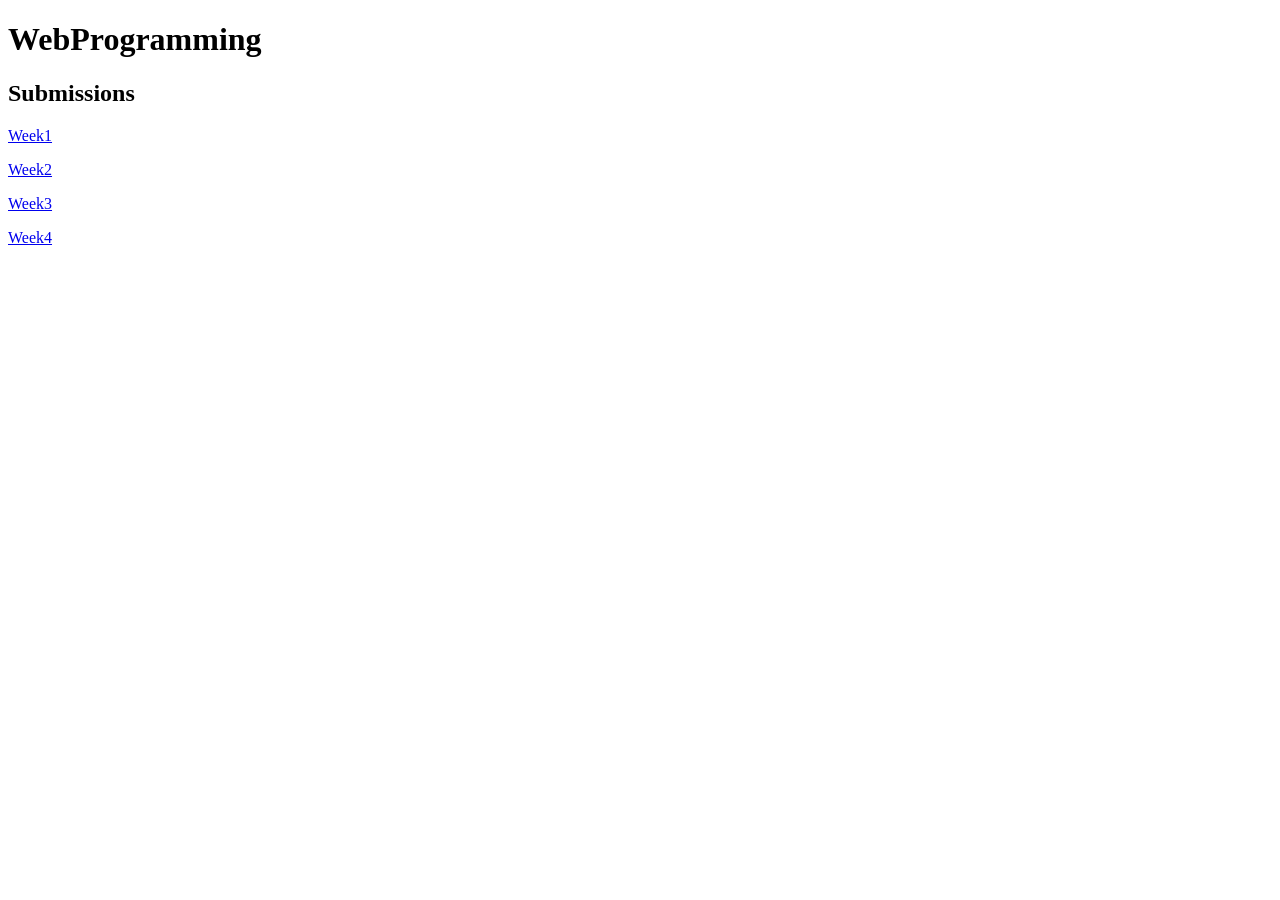
<file: index.html>
<!DOCTYPE html>
<html lang="en">
<head>
     <body>
          <header></header>
              <main>
                <h1> WebProgramming </h1>
                <h2> Submissions </h2>
                <p><a href="Week1/week1.html">Week1</a></p>
                <p><a href="Week2/week2.html">Week2</a></p>
                <p><a href="Week3/week3.html">Week3</a></p>
                <p><a href="Week4/week4.html">Week4</a></p>
              </main>

</body>
</html>
</file>
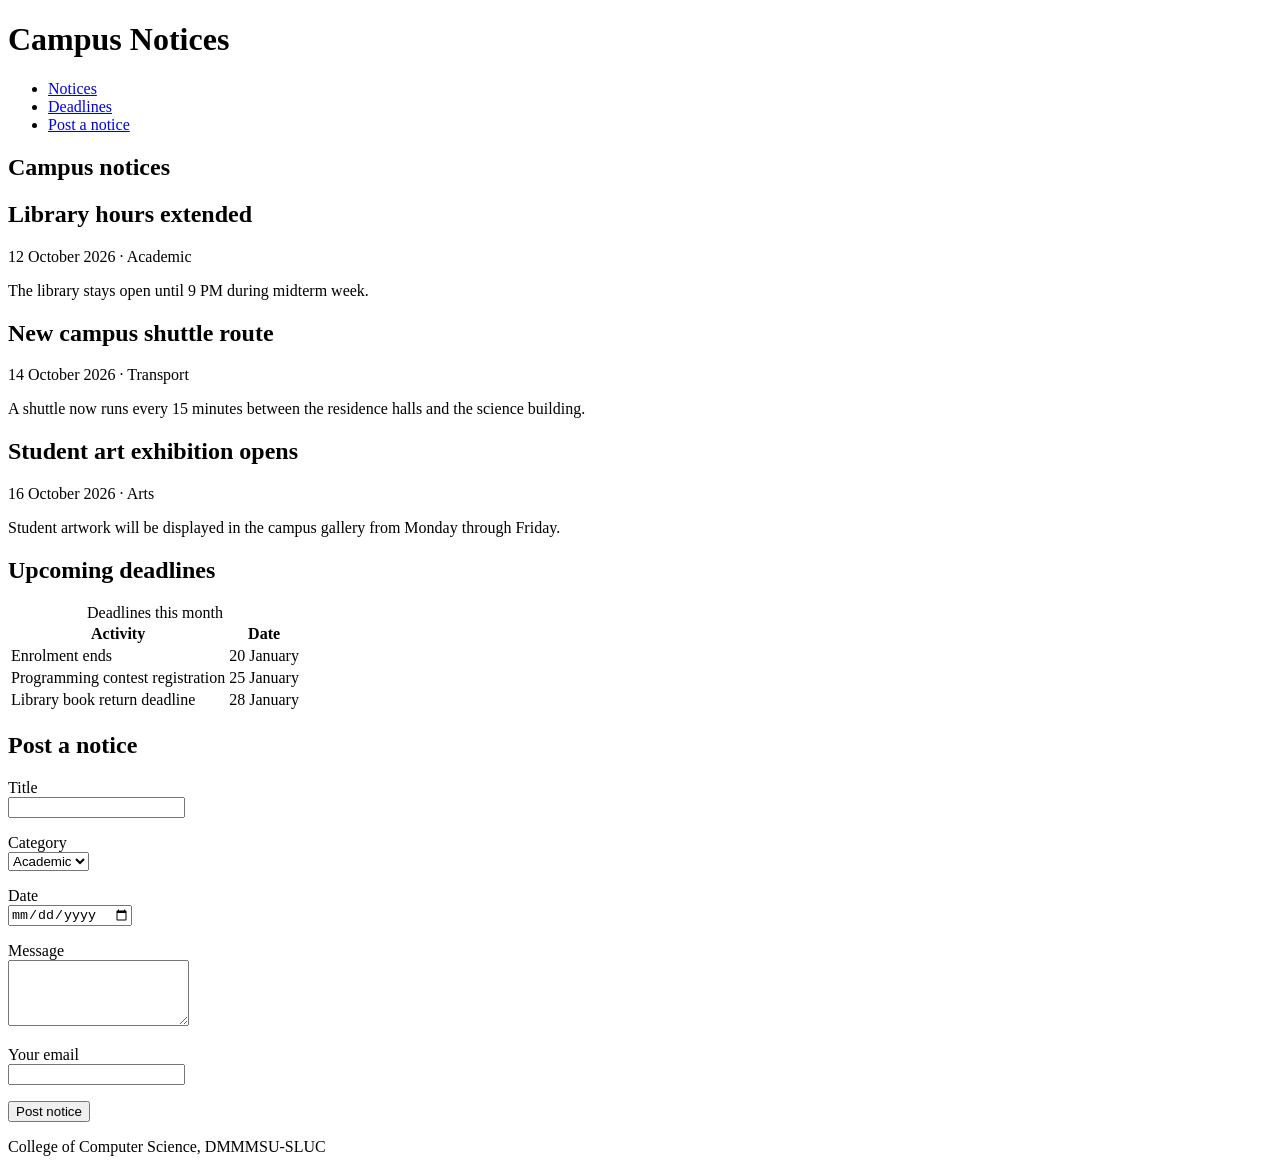
<file: campus-notices/index.html>
<!DOCTYPE html>
<html lang="en">
<head>
  <meta charset="utf-8">
  <meta name="viewport" content="width=device-width, initial-scale=1">
  <title>Campus Notices</title>
</head>
<body>
  <header>
    <h1>Campus Notices</h1>

    <nav aria-label="Main">
      <ul>
        <li><a href="#notices">Notices</a></li>
        <li><a href="#deadlines">Deadlines</a></li>
        <li><a href="#submit">Post a notice</a></li>
      </ul>
    </nav>
  </header>

  <main>
    <section id="notices">
      <h2>Campus notices</h2>

      <article class="notice">
        <h2>Library hours extended</h2>
        <p class="meta">
          <time datetime="2026-10-12">12 October 2026</time> · <span class="tag">Academic</span>
        </p>
        <p>The library stays open until 9 PM during midterm week.</p>
      </article>

      <article class="notice">
        <h2>New campus shuttle route</h2>
        <p class="meta">
          <time datetime="2026-10-14">14 October 2026</time> · <span class="tag">Transport</span>
        </p>
        <p>A shuttle now runs every 15 minutes between the residence halls and the science building.</p>
      </article>

      <article class="notice">
        <h2>Student art exhibition opens</h2>
        <p class="meta">
          <time datetime="2026-10-16">16 October 2026</time> · <span class="tag">Arts</span>
        </p>
        <p>Student artwork will be displayed in the campus gallery from Monday through Friday.</p>
      </article>
    </section>

    <section id="deadlines">
      <h2>Upcoming deadlines</h2>

      <table>
        <caption>Deadlines this month</caption>
        <thead>
          <tr>
            <th scope="col">Activity</th>
            <th scope="col">Date</th>
          </tr>
        </thead>
        <tbody>
          <tr>
            <td>Enrolment ends</td>
            <td>20 January</td>
          </tr>
          <tr>
            <td>Programming contest registration</td>
            <td>25 January</td>
          </tr>
          <tr>
            <td>Library book return deadline</td>
            <td>28 January</td>
          </tr>
        </tbody>
      </table>
    </section>

    <section id="submit">
      <h2>Post a notice</h2>

      <form action="#" method="post">
        <p>
          <label for="title">Title</label><br>
          <input type="text" id="title" name="title" required maxlength="100">
        </p>

        <p>
          <label for="category">Category</label><br>
          <select id="category" name="category">
            <option value="academic">Academic</option>
            <option value="event">Event</option>
            <option value="general">General</option>
          </select>
        </p>

        <p>
          <label for="date">Date</label><br>
          <input type="date" id="date" name="date">
        </p>

        <p>
          <label for="message">Message</label><br>
          <textarea id="message" name="message" rows="4" required></textarea>
        </p>

        <p>
          <label for="email">Your email</label><br>
          <input type="email" id="email" name="email" required>
        </p>

        <button type="submit">Post notice</button>
      </form>
    </section>
  </main>

  <footer>
    <p>College of Computer Science, DMMMSU-SLUC</p>
  </footer>
</body>
</html>
</file>
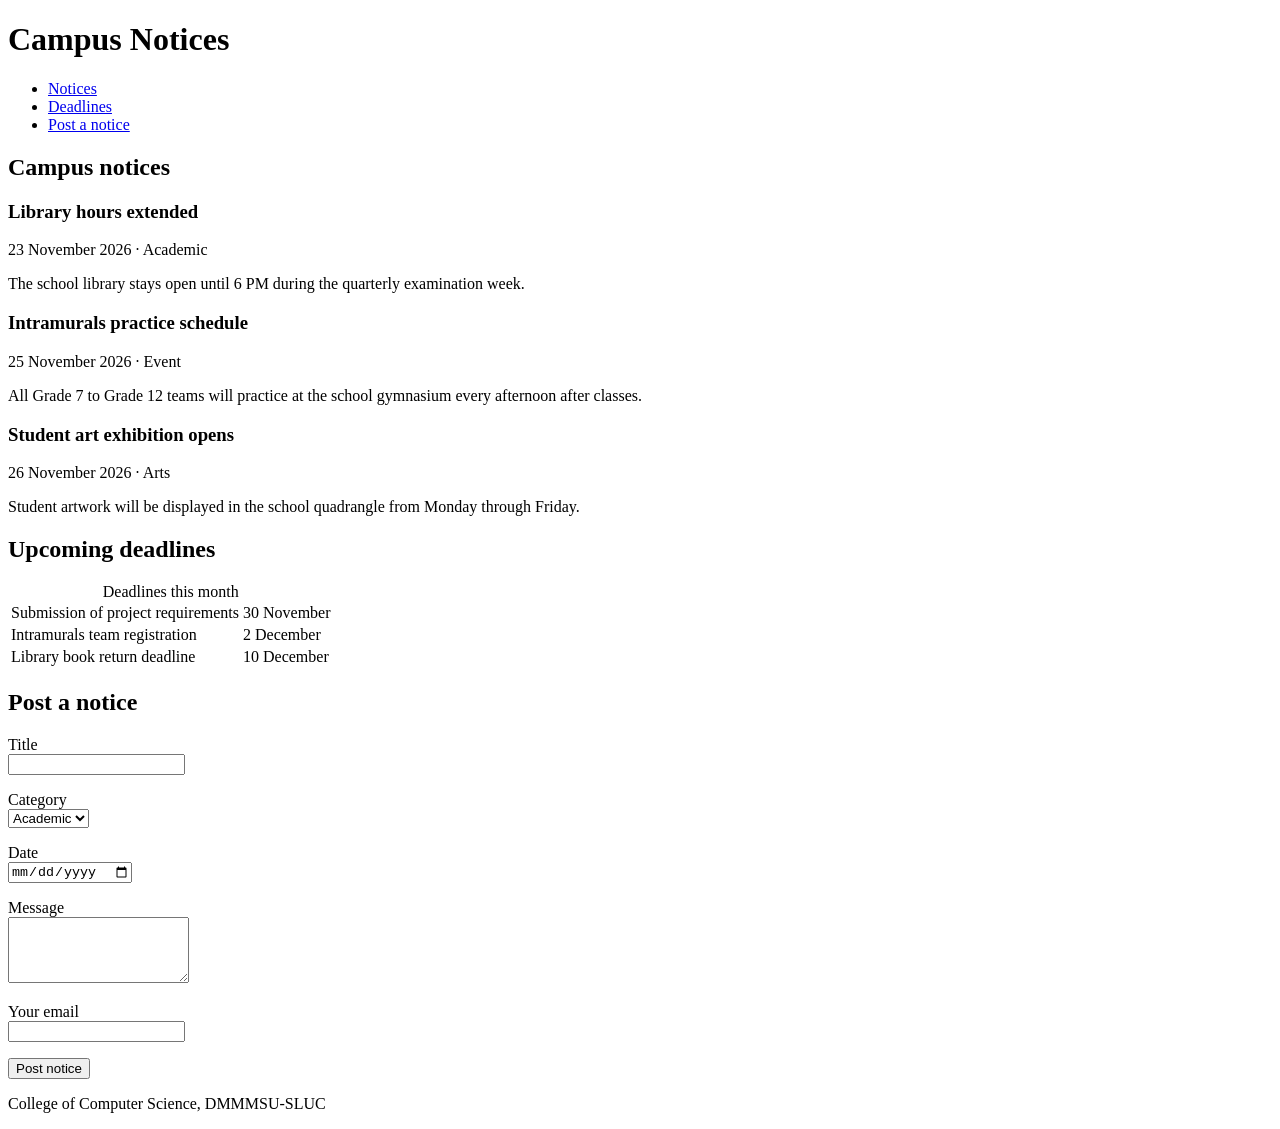
<file: Week1/week1.html>
<!DOCTYPE html>
<html lang="en">
<head>
  <meta charset="utf-8">
  <meta name="viewport" content="width=device-width, initial-scale=1">
  <title>Campus Notices</title>
</head>
<body>
  <header>
    <h1>Campus Notices</h1>

    <nav aria-label="Main">
      <ul>
        <li><a href="#notices">Notices</a></li>
        <li><a href="#deadlines">Deadlines</a></li>
        <li><a href="#submit">Post a notice</a></li>
      </ul>
    </nav>
  </header>

  
  <main>
    <section id="notices">
      <h2>Campus notices</h2>

      <div class="notices">
        <article class="notice">
          <h3>Library hours extended</h3>
          <p class="meta">
            <time datetime="2026-11-23">23 November 2026</time> · <span class="tag">Academic</span>
          </p>
          <p>The school library stays open until 6 PM during the quarterly examination week.</p>
        </article>

        <article class="notice">
          <h3>Intramurals practice schedule</h3>
          <p class="meta">
            <time datetime="2026-11-25">25 November 2026</time> · <span class="tag">Event</span>
          </p>
          <p>All Grade 7 to Grade 12 teams will practice at the school gymnasium every afternoon after classes.</p>
        </article>

        <article class="notice">
          <h3>Student art exhibition opens</h3>
          <p class="meta">
            <time datetime="2026-11-26">26 November 2026</time> · <span class="tag">Arts</span>
          </p>
          <p>Student artwork will be displayed in the school quadrangle from Monday through Friday.</p>
        </article>
      </div>
    </section>

    <section id="deadlines">
      <h2>Upcoming deadlines</h2>

      <table>
        <caption>Deadlines this month</caption>
        <thead>
          <tr>
          <td>Submission of project requirements</td>
          <td>30 November</td>
        </tr>
        <tr>
          <td>Intramurals team registration</td>
          <td>2 December</td>
        </tr>
        <tr>
          <td>Library book return deadline</td>
          <td>10 December</td>
        </tr>
        </tbody>
      </table>
    </section>

    <section id="submit">
      <h2>Post a notice</h2>

      <form action="#" method="post">
        <p>
          <label for="title">Title</label><br>
          <input type="text" id="title" name="title" required maxlength="100">
        </p>

        <p>
          <label for="category">Category</label><br>
          <select id="category" name="category">
            <option value="academic">Academic</option>
            <option value="event">Event</option>
            <option value="general">General</option>
          </select>
        </p>

        <p>
          <label for="date">Date</label><br>
          <input type="date" id="date" name="date">
        </p>

        <p>
          <label for="message">Message</label><br>
          <textarea id="message" name="message" rows="4" required></textarea>
        </p>

        <p>
          <label for="email">Your email</label><br>
          <input type="email" id="email" name="email" required>
        </p>

        <button type="submit">Post notice</button>
      </form>
    </section>
  </main>

  <footer>
    <p>College of Computer Science, DMMMSU-SLUC</p>
  </footer>
</body>
</html>
</file>
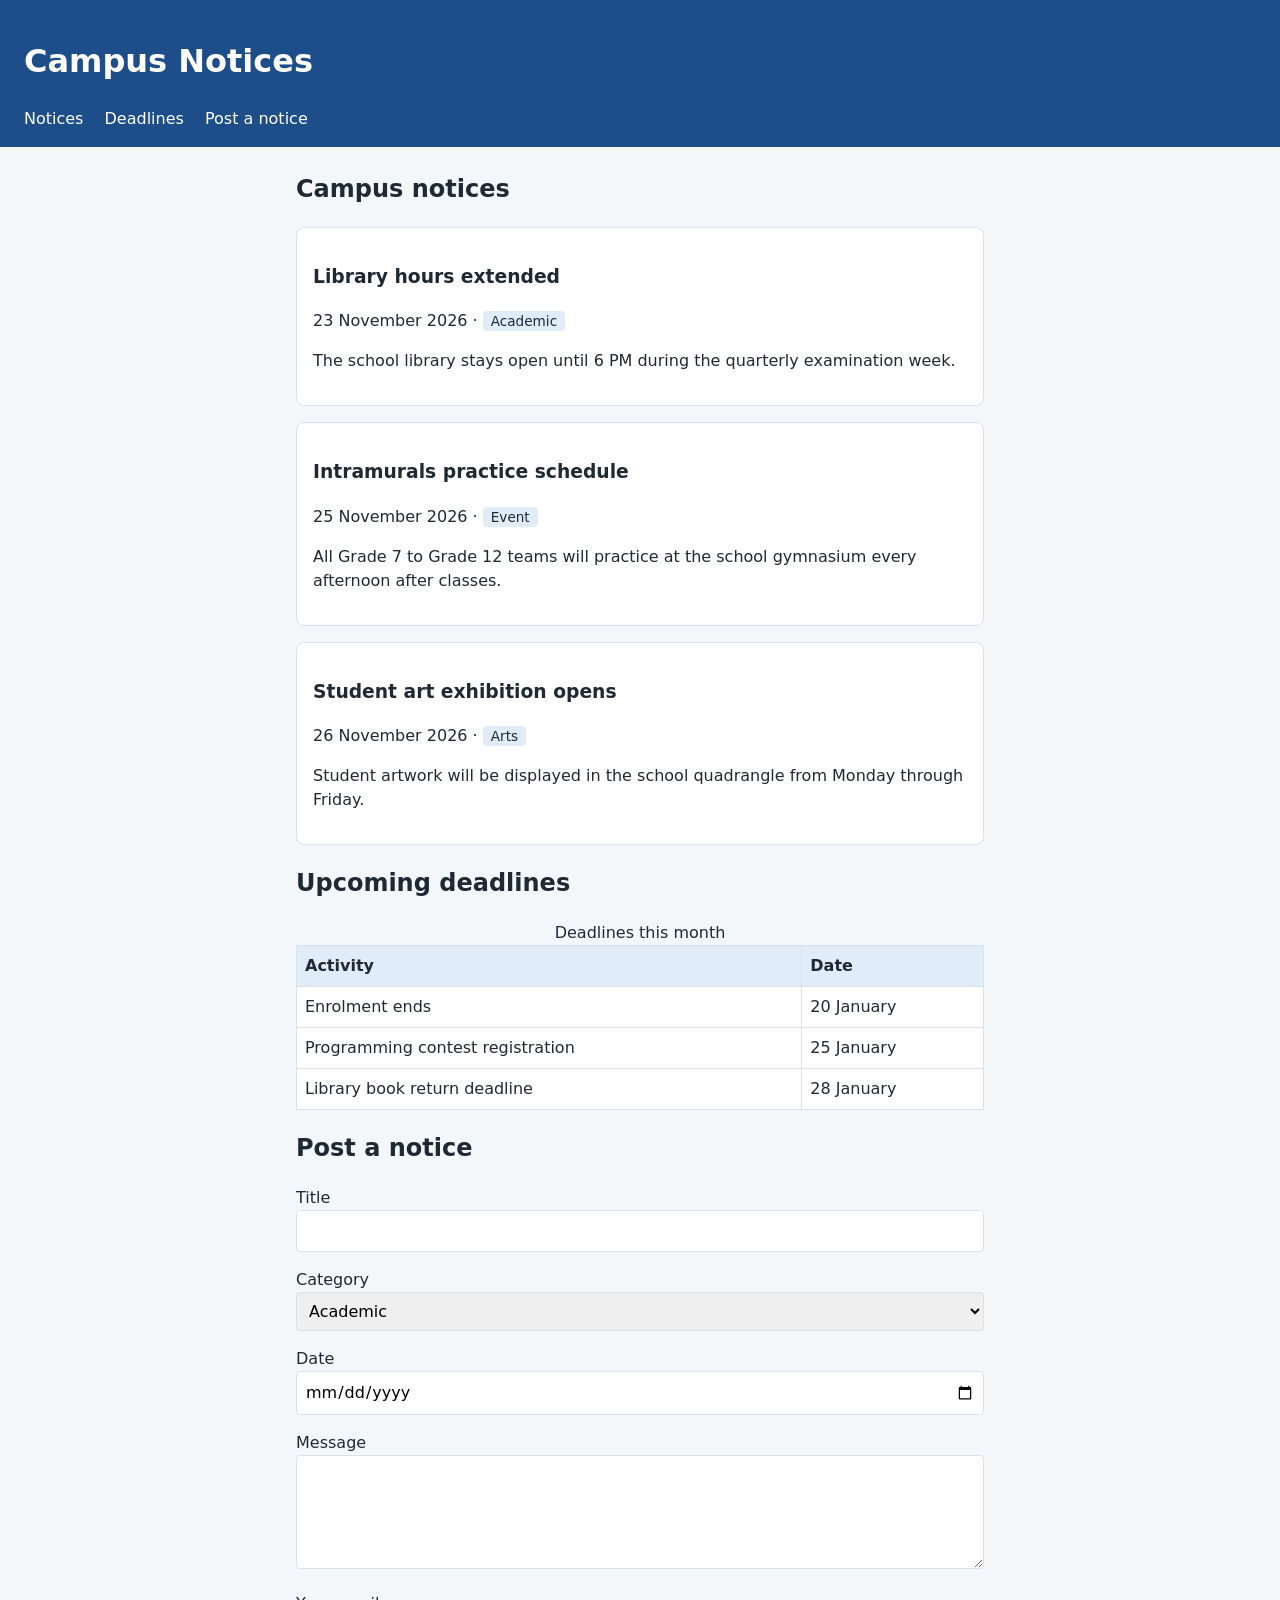
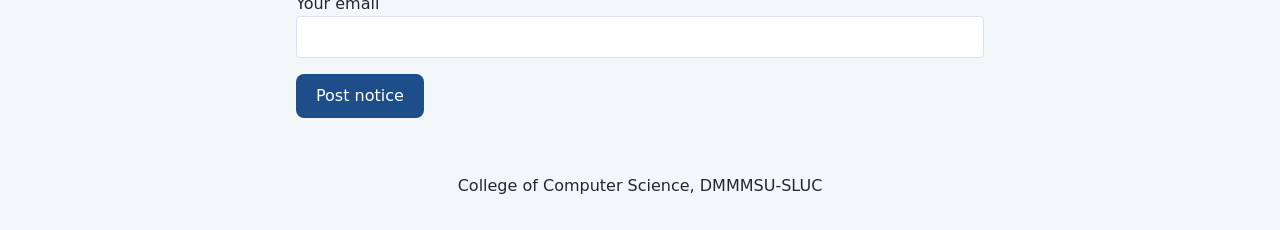
<file: Week2/week2.html>
<!DOCTYPE html>
<html lang="en">
<head>
  <meta charset="utf-8">
  <meta name="viewport" content="width=device-width, initial-scale=1">
  <title>Campus Notices</title> 
  <link rel="stylesheet" href="styles.css">
</head>
<body>
  <header>
    <h1>Campus Notices</h1>

    <nav aria-label="Main">
      <ul>
        <li><a href="#notices">Notices</a></li>
        <li><a href="#deadlines">Deadlines</a></li>
        <li><a href="#submit">Post a notice</a></li>
      </ul>
    </nav>
  </header>

  
  <main>
    <section id="notices">
      <h2>Campus notices</h2>

      <div class="notices">
        <article class="notice">
          <h3>Library hours extended</h3>
          <p class="meta">
            <time datetime="2026-11-23">23 November 2026</time> · <span class="tag">Academic</span>
          </p>
          <p>The school library stays open until 6 PM during the quarterly examination week.</p>
        </article>

        <article class="notice">
          <h3>Intramurals practice schedule</h3>
          <p class="meta">
            <time datetime="2026-11-25">25 November 2026</time> · <span class="tag">Event</span>
          </p>
          <p>All Grade 7 to Grade 12 teams will practice at the school gymnasium every afternoon after classes.</p>
        </article>

        <article class="notice">
          <h3>Student art exhibition opens</h3>
          <p class="meta">
            <time datetime="2026-11-26">26 November 2026</time> · <span class="tag">Arts</span>
          </p>
          <p>Student artwork will be displayed in the school quadrangle from Monday through Friday.</p>
        </article>
      </div>
    </section>

    <section id="deadlines">
      <h2>Upcoming deadlines</h2>

      <table>
        <caption>Deadlines this month</caption>
        <thead>
          <tr>
            <th scope="col">Activity</th>
            <th scope="col">Date</th>
          </tr>
        </thead>
        <tbody>
          <tr>
            <td>Enrolment ends</td>
            <td>20 January</td>
          </tr>
          <tr>
            <td>Programming contest registration</td>
            <td>25 January</td>
          </tr>
          <tr>
            <td>Library book return deadline</td>
            <td>28 January</td>
          </tr>
        </tbody>
      </table>
    </section>

    <section id="submit">
      <h2>Post a notice</h2>

      <form action="#" method="post">
        <p>
          <label for="title">Title</label><br>
          <input type="text" id="title" name="title" required maxlength="100">
        </p>

        <p>
          <label for="category">Category</label><br>
          <select id="category" name="category">
            <option value="academic">Academic</option>
            <option value="event">Event</option>
            <option value="general">General</option>
          </select>
        </p>

        <p>
          <label for="date">Date</label><br>
          <input type="date" id="date" name="date">
        </p>

        <p>
          <label for="message">Message</label><br>
          <textarea id="message" name="message" rows="4" required></textarea>
        </p>

        <p>
          <label for="email">Your email</label><br>
          <input type="email" id="email" name="email" required>
        </p>

        <button type="submit">Post notice</button>
      </form>
    </section>
  </main>

  <footer>
    <p>College of Computer Science, DMMMSU-SLUC</p>
  </footer>
</body>
</html>
</file>
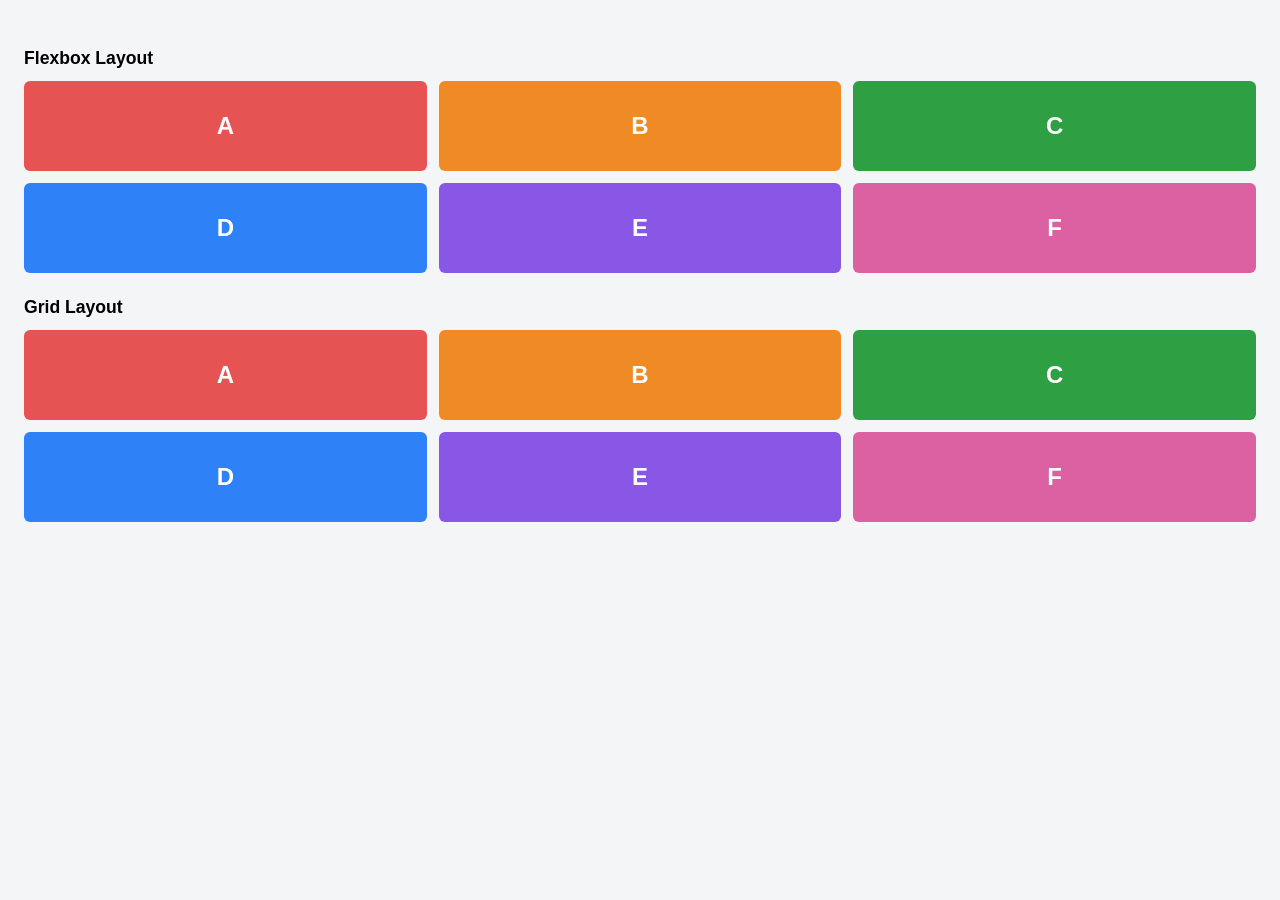
<file: Week3/layout.html>
<!DOCTYPE html>
<html lang="en">
<head>
  <meta charset="UTF-8" />
  <meta name="viewport" content="width=device-width, initial-scale=1.0" />
  <title>Week 3 Layout - Flexbox &amp; Grid</title>
  <style>
    * {
      box-sizing: border-box;
      margin: 0;
      padding: 0;
    }

    body {
      font-family: Arial, sans-serif;
      padding: 24px;
      background-color: #f4f5f7;
    }

    h2 {
      margin: 24px 0 12px;
      font-size: 1.1rem;
    }

    .box {
      display: flex;
      align-items: center;
      justify-content: center;
      min-height: 90px;
      font-size: 1.5rem;
      font-weight: bold;
      color: #ffffff;
      border-radius: 6px;
    }

    .box-a { background-color: #e55353; }
    .box-b { background-color: #f08a24; }
    .box-c { background-color: #2ea043; }
    .box-d { background-color: #2f81f7; }
    .box-e { background-color: #8957e5; }
    .box-f { background-color: #db61a2; }

    /* 1. FLEXBOX VERSION */
    .flex-layout {
      display: flex;
      flex-wrap: wrap;
      gap: 12px;
    }

    .flex-layout .box {
      flex: 1 1 calc(33.333% - 12px);
      min-width: 160px;
    }

    /* 2. GRID VERSION */
    .grid-layout {
      display: grid;
      grid-template-columns: repeat(3, 1fr);
      gap: 12px;
    }

    @media (max-width: 600px) {
      .grid-layout {
        grid-template-columns: 1fr;
      }
    }
  </style>
</head>
<body>
  <h2>Flexbox Layout</h2>
  <div class="flex-layout">
    <div class="box box-a">A</div>
    <div class="box box-b">B</div>
    <div class="box box-c">C</div>
    <div class="box box-d">D</div>
    <div class="box box-e">E</div>
    <div class="box box-f">F</div>
  </div>

  <h2>Grid Layout</h2>
  <div class="grid-layout">
    <div class="box box-a">A</div>
    <div class="box box-b">B</div>
    <div class="box box-c">C</div>
    <div class="box box-d">D</div>
    <div class="box box-e">E</div>
    <div class="box box-f">F</div>
  </div>
</body>
</html>
</file>
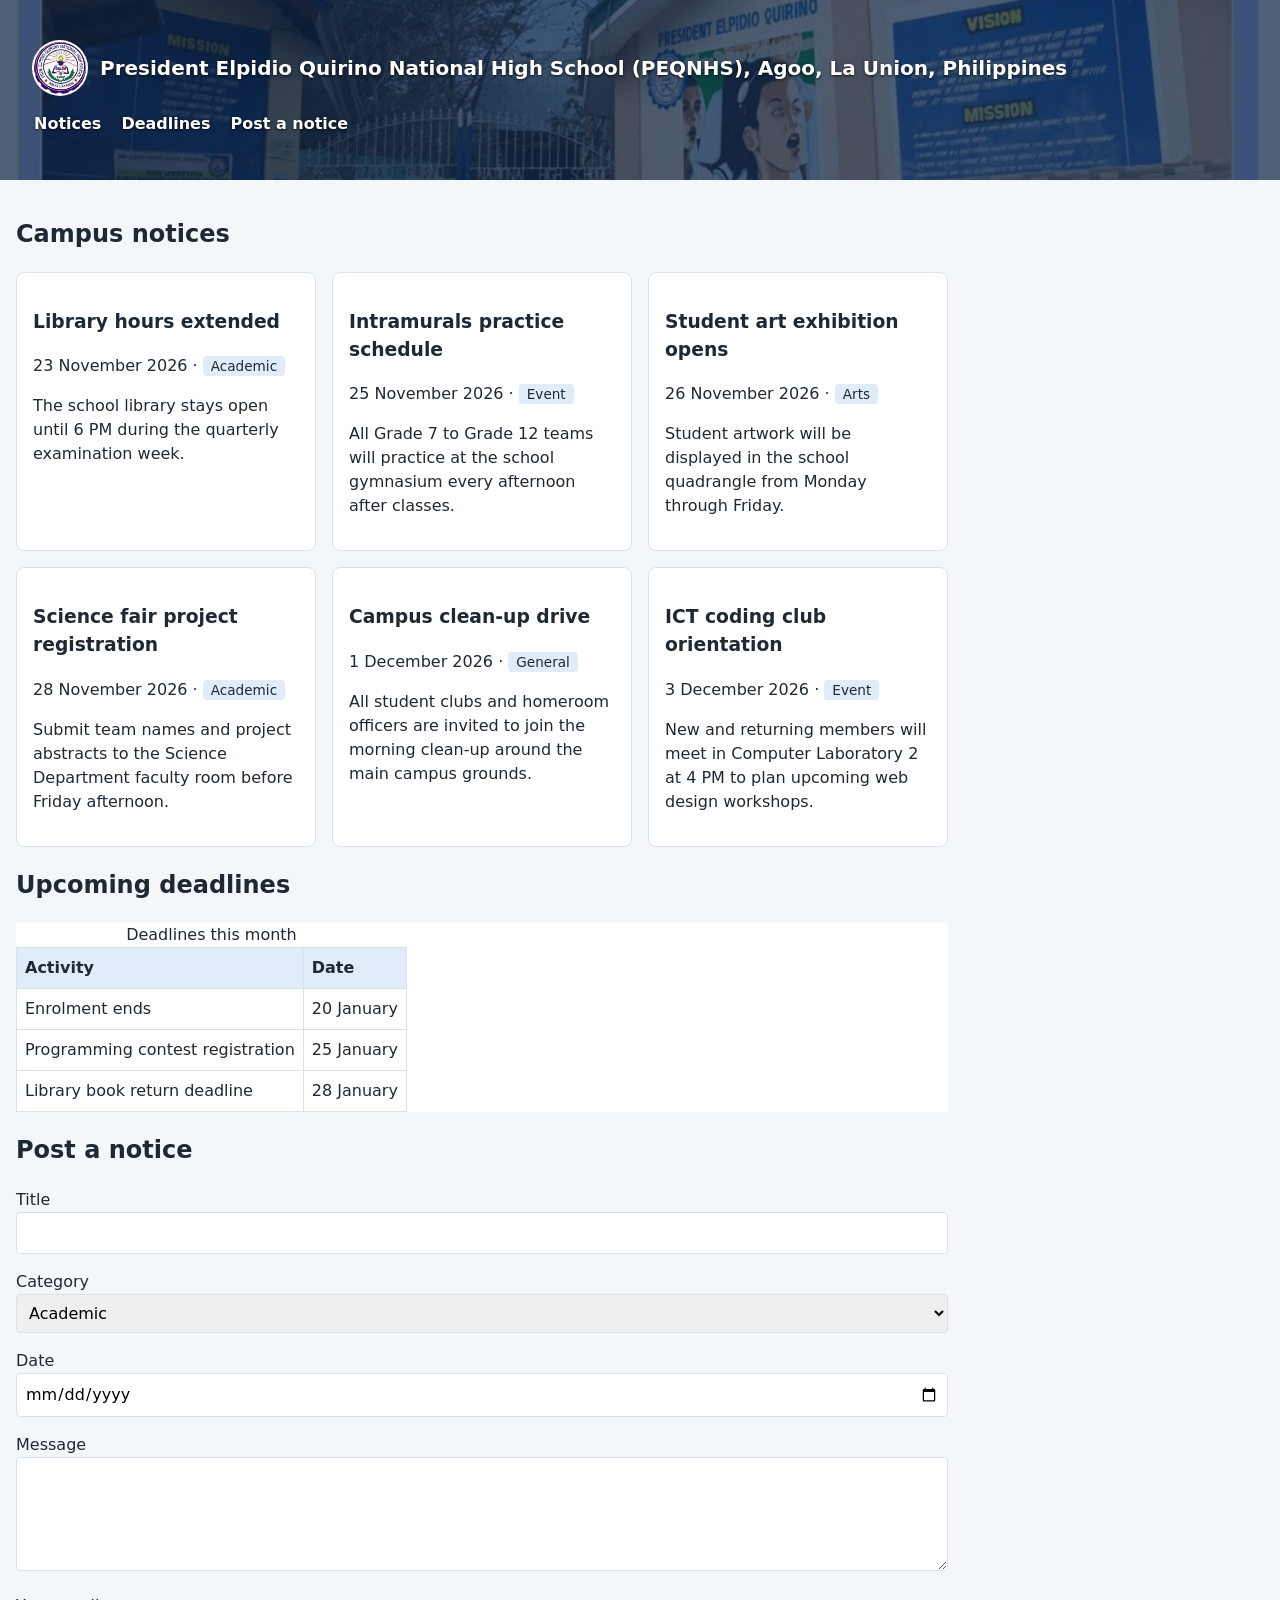
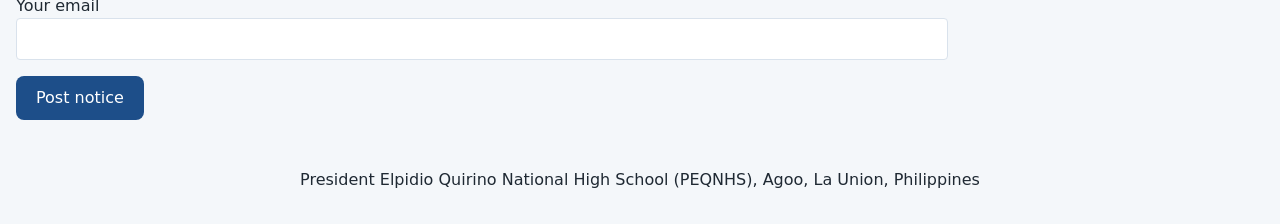
<file: Week3/week3.html>
<!DOCTYPE html>
<html lang="en">
<head>
  <meta charset="utf-8">
  <meta name="viewport" content="width=device-width, initial-scale=1">
  <title>Campus Notices - PEQNHS</title> 
  <link rel="icon" href="PEQNHS LOGO.jpg" type="image/jpeg">
  <link rel="stylesheet" href="styles.css">
</head>
<body>
  <header>
    <div class="brand">
      <img src="PEQNHS LOGO.jpg" alt="PEQNHS Official Seal" class="logo">
      <h1>President Elpidio Quirino National High School (PEQNHS), Agoo, La Union, Philippines</h1>
    </div>

    <nav aria-label="Main">
      <ul>
        <li><a href="#notices">Notices</a></li>
        <li><a href="#deadlines">Deadlines</a></li>
        <li><a href="#submit">Post a notice</a></li>
      </ul>
    </nav>
  </header>

  <main>
    <section id="notices">
      <h2>Campus notices</h2>

      <div class="notices">
        <article class="notice">
          <h3>Library hours extended</h3>
          <p class="meta">
            <time datetime="2026-11-23">23 November 2026</time> · <span class="tag">Academic</span>
          </p>
          <p>The school library stays open until 6 PM during the quarterly examination week.</p>
        </article>

        <article class="notice">
          <h3>Intramurals practice schedule</h3>
          <p class="meta">
            <time datetime="2026-11-25">25 November 2026</time> · <span class="tag">Event</span>
          </p>
          <p>All Grade 7 to Grade 12 teams will practice at the school gymnasium every afternoon after classes.</p>
        </article>

        <article class="notice">
          <h3>Student art exhibition opens</h3>
          <p class="meta">
            <time datetime="2026-11-26">26 November 2026</time> · <span class="tag">Arts</span>
          </p>
          <p>Student artwork will be displayed in the school quadrangle from Monday through Friday.</p>
        </article>

        <article class="notice">
          <h3>Science fair project registration</h3>
          <p class="meta">
            <time datetime="2026-11-28">28 November 2026</time> · <span class="tag">Academic</span>
          </p>
          <p>Submit team names and project abstracts to the Science Department faculty room before Friday afternoon.</p>
        </article>

        <article class="notice">
          <h3>Campus clean-up drive</h3>
          <p class="meta">
            <time datetime="2026-12-01">1 December 2026</time> · <span class="tag">General</span>
          </p>
          <p>All student clubs and homeroom officers are invited to join the morning clean-up around the main campus grounds.</p>
        </article>

        <article class="notice">
          <h3>ICT coding club orientation</h3>
          <p class="meta">
            <time datetime="2026-12-03">3 December 2026</time> · <span class="tag">Event</span>
          </p>
          <p>New and returning members will meet in Computer Laboratory 2 at 4 PM to plan upcoming web design workshops.</p>
        </article>
      </div>
    </section>

    <section id="deadlines">
      <h2>Upcoming deadlines</h2>

      <table>
        <caption>Deadlines this month</caption>
        <thead>
          <tr>
            <th scope="col">Activity</th>
            <th scope="col">Date</th>
          </tr>
        </thead>
        <tbody>
          <tr>
            <td>Enrolment ends</td>
            <td>20 January</td>
          </tr>
          <tr>
            <td>Programming contest registration</td>
            <td>25 January</td>
          </tr>
          <tr>
            <td>Library book return deadline</td>
            <td>28 January</td>
          </tr>
        </tbody>
      </table>
    </section>

    <section id="submit">
      <h2>Post a notice</h2>

      <form action="#" method="post">
        <p>
          <label for="title">Title</label><br>
          <input type="text" id="title" name="title" required maxlength="100">
        </p>

        <p>
          <label for="category">Category</label><br>
          <select id="category" name="category">
            <option value="academic">Academic</option>
            <option value="event">Event</option>
            <option value="general">General</option>
          </select>
        </p>

        <p>
          <label for="date">Date</label><br>
          <input type="date" id="date" name="date">
        </p>

        <p>
          <label for="message">Message</label><br>
          <textarea id="message" name="message" rows="4" required></textarea>
        </p>

        <p>
          <label for="email">Your email</label><br>
          <input type="email" id="email" name="email" required>
        </p>

        <button type="submit">Post notice</button>
      </form>
    </section>
  </main>

  <footer>
    <p>President Elpidio Quirino National High School (PEQNHS), Agoo, La Union, Philippines</p>
  </footer>
</body>
</html>
</file>
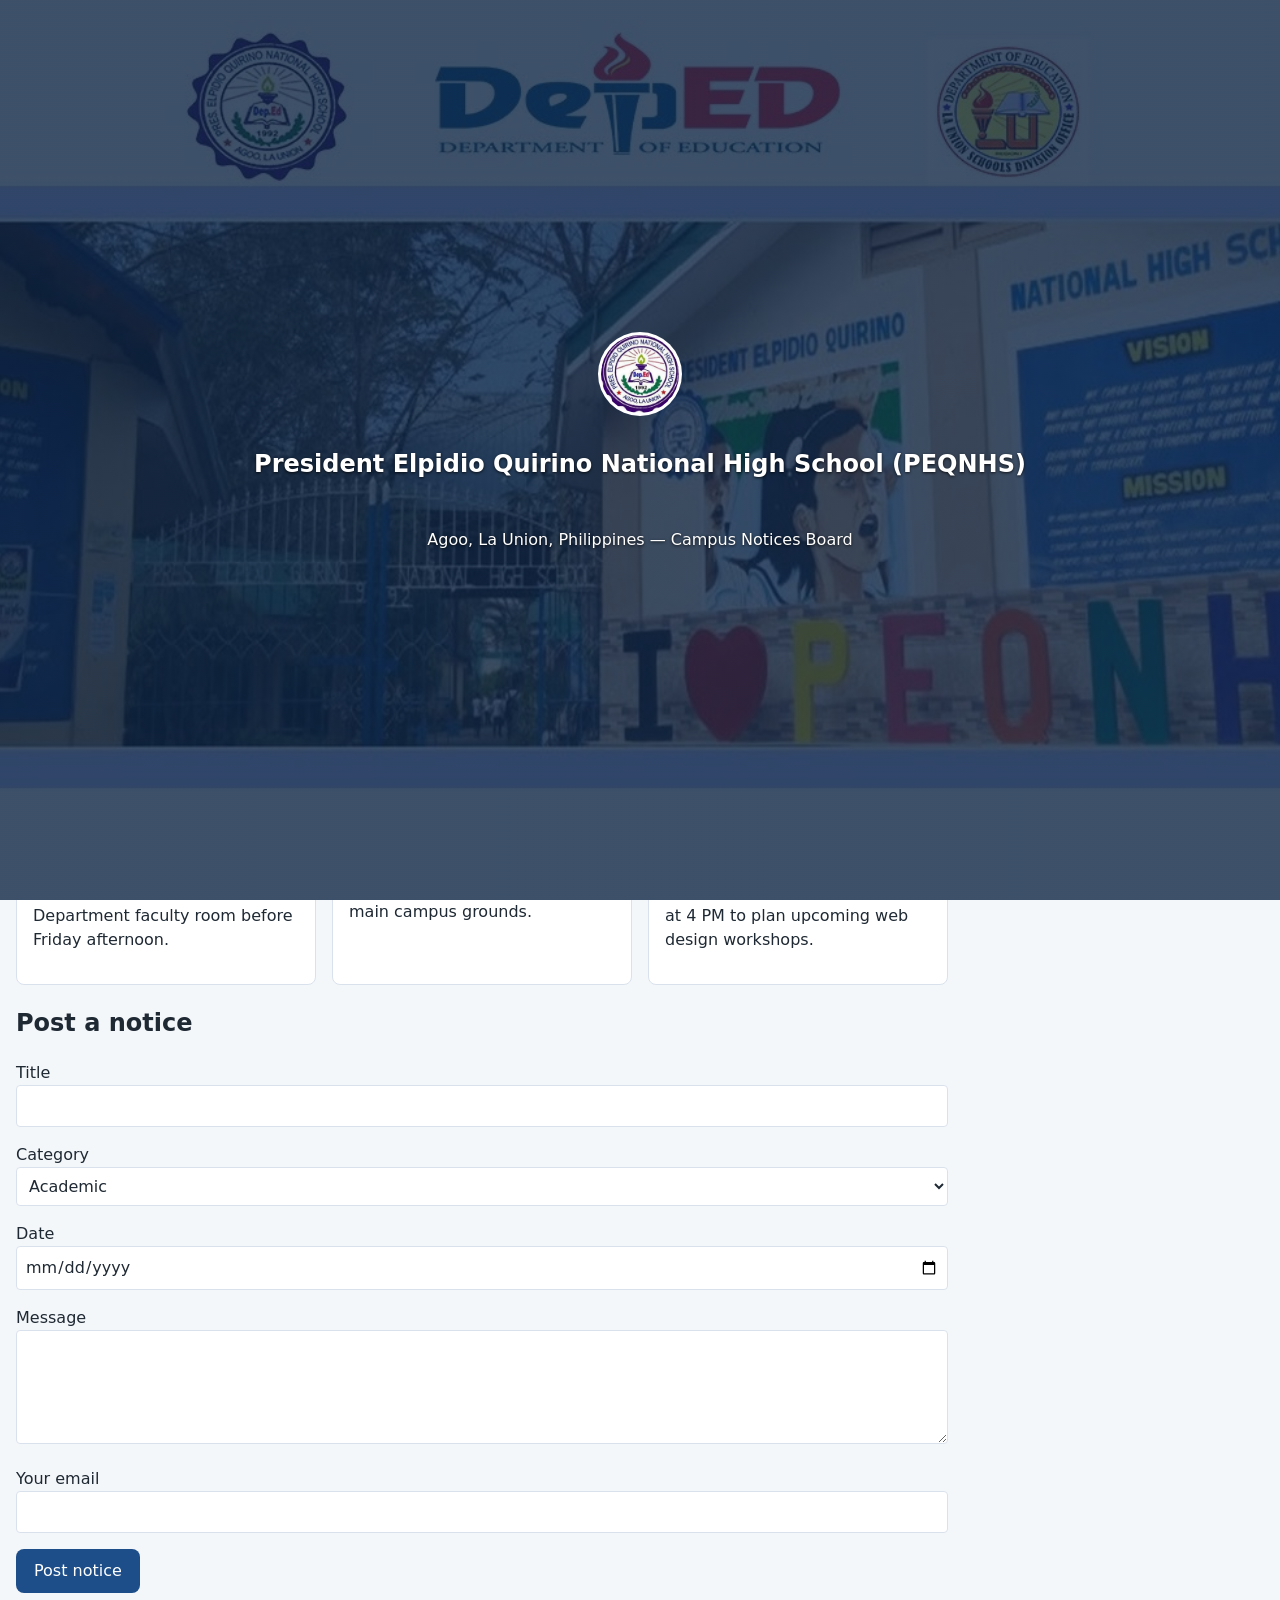
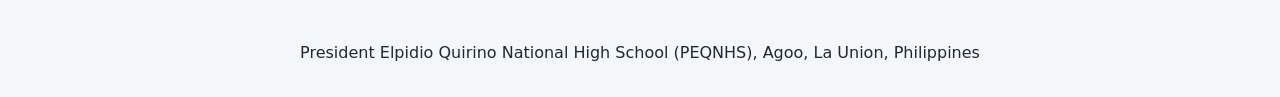
<file: Week4/week4.html>
<!DOCTYPE html>
<html lang="en" data-theme="light">
<head>
  <meta charset="utf-8">
  <meta name="viewport" content="width=device-width, initial-scale=1">
  <title>Campus Notices - PEQNHS</title>
  <link rel="icon" href="PEQNHS LOGO.jpg" type="image/jpeg">
  <link rel="stylesheet" href="styles.css">
</head>
<body>
  <!-- 2-Second Splash Screen -->
  <div id="splashScreen" class="splash" aria-hidden="true">
    <img src="PEQNHS LOGO.jpg" alt="PEQNHS Official Seal" class="splash-logo">
    <h2>President Elpidio Quirino National High School (PEQNHS)</h2>
    <p>Agoo, La Union, Philippines — Campus Notices Board</p>
  </div>

  <header>
    <div class="header-brand">
      <div class="brand">
        <img src="PEQNHS LOGO.jpg" alt="PEQNHS Official Seal" class="logo">
        <h1>President Elpidio Quirino National High School (PEQNHS), Agoo, La Union, Philippines</h1>
      </div>

      <nav aria-label="Main">
        <ul>
          <li><a href="#notices">Notices</a></li>
          <li><a href="#deadlines">Deadlines</a></li>
          <li><a href="#submit">Post a notice</a></li>
        </ul>
      </nav>
    </div>

    <div class="header-actions">
      <button id="themeToggle" type="button">Dark</button>
      <button id="loginBtn" type="button">Log in</button>
      <button id="registerBtn" type="button">Create account</button>
    </div>
  </header>

  <main>
    <section id="notices">
      <h2>Campus notices</h2>

      <div class="notice-toolbar">
        <label for="noticeSearch">Filter notices</label>
        <input type="search" id="noticeSearch" placeholder="Search by title, tag, or keyword...">
      </div>

      <div class="notices">
        <article class="notice">
          <h3>Library hours extended</h3>
          <p class="meta">
            <time datetime="2026-11-23">23 November 2026</time> · <span class="tag">Academic</span>
          </p>
          <p>The school library stays open until 6 PM during the quarterly examination week.</p>
        </article>

        <article class="notice">
          <h3>Intramurals practice schedule</h3>
          <p class="meta">
            <time datetime="2026-11-25">25 November 2026</time> · <span class="tag">Event</span>
          </p>
          <p>All Grade 7 to Grade 12 teams will practice at the school gymnasium every afternoon after classes.</p>
        </article>

        <article class="notice">
          <h3>Student art exhibition opens</h3>
          <p class="meta">
            <time datetime="2026-11-26">26 November 2026</time> · <span class="tag">Arts</span>
          </p>
          <p>Student artwork will be displayed in the school quadrangle from Monday through Friday.</p>
        </article>

        <article class="notice">
          <h3>Science fair project registration</h3>
          <p class="meta">
            <time datetime="2026-11-28">28 November 2026</time> · <span class="tag">Academic</span>
          </p>
          <p>Submit team names and project abstracts to the Science Department faculty room before Friday afternoon.</p>
        </article>

        <article class="notice">
          <h3>Campus clean-up drive</h3>
          <p class="meta">
            <time datetime="2026-12-01">1 December 2026</time> · <span class="tag">General</span>
          </p>
          <p>All student clubs and homeroom officers are invited to join the morning clean-up around the main campus grounds.</p>
        </article>

        <article class="notice">
          <h3>ICT coding club orientation</h3>
          <p class="meta">
            <time datetime="2026-12-03">3 December 2026</time> · <span class="tag">Event</span>
          </p>
          <p>New and returning members will meet in Computer Laboratory 2 at 4 PM to plan upcoming web design workshops.</p>
        </article>
      </div>
    </section>

    <section id="submit">
      <h2>Post a notice</h2>

      <form action="#" method="post">
        <p>
          <label for="title">Title</label><br>
          <input type="text" id="title" name="title" required maxlength="100">
        </p>

        <p>
          <label for="category">Category</label><br>
          <select id="category" name="category">
            <option value="academic">Academic</option>
            <option value="event">Event</option>
            <option value="general">General</option>
          </select>
        </p>

        <p>
          <label for="date">Date</label><br>
          <input type="date" id="date" name="date">
        </p>

        <p>
          <label for="message">Message</label><br>
          <textarea id="message" name="message" rows="4" required></textarea>
        </p>

        <p>
          <label for="email">Your email</label><br>
          <input type="email" id="email" name="email" required>
        </p>

        <button type="submit">Post notice</button>
      </form>
    </section>
  </main>

  <aside>
    <section id="deadlines">
      <h2>Upcoming deadlines</h2>

      <table>
        <caption>Deadlines this month</caption>
        <thead>
          <tr>
            <th scope="col">Activity</th>
            <th scope="col">Date</th>
          </tr>
        </thead>
        <tbody>
          <tr>
            <td>Enrolment ends</td>
            <td>20 January</td>
          </tr>
          <tr>
            <td>Programming contest registration</td>
            <td>25 January</td>
          </tr>
          <tr>
            <td>Library book return deadline</td>
            <td>28 January</td>
          </tr>
        </tbody>
      </table>
    </section>
  </aside>

  <footer>
    <p>President Elpidio Quirino National High School (PEQNHS), Agoo, La Union, Philippines</p>
  </footer>

  <!-- Log In / Create Account Popup -->
  <div id="authModal" class="modal" role="dialog" aria-modal="true" aria-labelledby="authModalTitle">
    <div class="modal-box">
      <div class="modal-top">
        <span id="authModalTitle" class="modal-title">PEQNHS Portal</span>
        <button id="backHomeBtn" class="secondary-btn" type="button">Back to Home</button>
      </div>

      <div class="switch-tabs">
        <button id="showLoginTab" class="tab active" type="button">Log In</button>
        <button id="showCreateTab" class="tab" type="button">Create Account</button>
      </div>

      <form id="loginForm" class="auth-form">
        <label for="loginUser">Username or Email</label>
        <input type="text" id="loginUser" required>

        <label for="loginPass">Password</label>
        <input type="password" id="loginPass" required>

        <button type="submit">Log in</button>
      </form>

      <form id="createForm" class="auth-form" style="display: none;">
        <label for="createName">Full Name</label>
        <input type="text" id="createName" required>

        <label for="createUser">Username or Email</label>
        <input type="text" id="createUser" required>

        <label for="createPass">Password</label>
        <input type="password" id="createPass" required>

        <button type="submit">Create Account</button>
      </form>
    </div>
  </div>

  <script src="script.js" defer></script>
</body>
</html>
</file>
<file: Week2/styles.css>
:root {
  --brand: #1d4e89;
  --brand-soft: #e0ecf8;
  --surface: #ffffff;
  --page: #f4f7fa;
  --text: #1f2933;
  --border: #d9e2ec;
  --radius: 8px;
}

* { box-sizing: border-box; }

body {
  font-family: system-ui, sans-serif;
  font-size: 1rem;
  line-height: 1.5;
  margin: 0;
  background: var(--page);
  color: var(--text);
}
header {
  background: var(--brand);
  color: white;
  padding: 16px 24px;
}

main {
  max-width: 720px;
  margin: 24px auto;
  padding: 0 16px;
}

.notice {
  background: var(--surface);
  border: 1px solid var(--border);
  border-radius: var(--radius);
  padding: 16px;
  margin-bottom: 16px;
}

.tag {
  background: var(--brand-soft);
  border-radius: 4px;
  padding: 2px 8px;
  font-size: 0.85rem;
}

footer {
  text-align: center;
  padding: 16px;
}
nav ul { list-style: none; margin: 0; padding: 0; }
nav li { display: inline-block; margin-right: 16px; }
nav a { color: white; text-decoration: none; }
nav a:hover { text-decoration: underline; }

table { border-collapse: collapse; width: 100%; background: var(--surface); }
th, td { border: 1px solid var(--border); padding: 8px; text-align: left; }
th { background: var(--brand-soft); }

input, select, textarea {
  width: 100%;
  padding: 8px;
  border: 1px solid var(--border);
  border-radius: 4px;
  font: inherit;
}
input:focus, select:focus, textarea:focus { outline: 3px solid var(--brand); }

button {
  background: var(--brand);
  color: white;
  border: 0;
  border-radius: var(--radius);
  padding: 10px 20px;
  font: inherit;
  cursor: pointer;
}
button:hover { background: #163b69; }
/*p { color: red; }*/
</file>
<file: Week3/styles.css>
:root {
  --brand: #1d4e89;
  --brand-soft: #e0ecf8;
  --surface: #ffffff;
  --page: #f4f7fa;
  --text: #1f2933;
  --border: #d9e2ec;
  --radius: 8px;
}

/* Step 1: Mobile-first base & overflow prevention */
*,
*::before,
*::after {
  box-sizing: border-box;
}

body {
  display: grid;
  gap: 16px;
  font-family: system-ui, sans-serif;
  font-size: 1rem;
  line-height: 1.5;
  margin: 0;
  background: var(--page);
  color: var(--text);
}

img {
  max-width: 100%;
  height: auto;
}

/* Step 2: Header & nav with Flexbox + PEQNHS background image */
header {
  display: flex;
  flex-wrap: wrap;
  align-items: center;
  justify-content: space-between;
  gap: 12px 24px;
  background-color: var(--brand);
  background-image: linear-gradient(rgba(15, 38, 68, 0.72), rgba(15, 38, 68, 0.72)), url("PEQNHS.jpg");
  background-size: cover;
  background-position: center;
  color: white;
  text-shadow: 0 1px 3px rgba(0, 0, 0, 0.75);
  padding: 28px 24px;
}

.brand {
  display: flex;
  align-items: center;
  gap: 12px;
}

.logo {
  width: 56px;
  height: 56px;
  border-radius: 50%;
  background: white;
  padding: 2px;
  flex-shrink: 0;
}

header h1 {
  margin: 0;
  font-size: 1.25rem;
}

nav ul {
  display: flex;
  flex-wrap: wrap;
  gap: 8px 16px;
  list-style: none;
  margin: 0;
  padding: 0;
}

nav a {
  display: inline-block;
  padding: 4px 2px;
  color: white;
  font-weight: 600;
  text-decoration: none;
}

nav a:hover {
  text-decoration: underline;
}

/* Step 3: Main container & notices Grid (1 column on phone) */
main {
  max-width: 1100px;
  width: 100%;
  margin: 0 auto;
  padding: 0 16px;
}

aside {
  padding: 0 16px;
}

.notices {
  display: grid;
  gap: 16px;
  grid-template-columns: 1fr;
}

.notice {
  background: var(--surface);
  border: 1px solid var(--border);
  border-radius: var(--radius);
  padding: 16px;
  margin-bottom: 0;
}

.tag {
  background: var(--brand-soft);
  border-radius: 4px;
  padding: 2px 8px;
  font-size: 0.85rem;
}

table {
  display: block;
  overflow-x: auto;
  border-collapse: collapse;
  width: 100%;
  background: var(--surface);
}

th,
td {
  border: 1px solid var(--border);
  padding: 8px;
  text-align: left;
}

th {
  background: var(--brand-soft);
}

input,
select,
textarea {
  width: 100%;
  padding: 8px;
  border: 1px solid var(--border);
  border-radius: 4px;
  font: inherit;
}

input:focus,
select:focus,
textarea:focus {
  outline: 3px solid var(--brand);
}

button {
  background: var(--brand);
  color: white;
  border: 0;
  border-radius: var(--radius);
  padding: 10px 20px;
  font: inherit;
  cursor: pointer;
}

button:hover {
  background: #163b69;
}

footer {
  text-align: center;
  padding: 16px;
}

/* Step 4: Mobile-first media queries for notices columns */
@media (min-width: 600px) {
  .notices {
    grid-template-columns: repeat(2, 1fr);
  }
}

/* Step 4 & Step 5: Desktop layout (3 notice columns + sidebar grid) */
@media (min-width: 960px) {
  body {
    grid-template-columns: 1fr 300px;
    grid-template-areas:
      "header header"
      "main   aside"
      "footer footer";
  }

  header {
    grid-area: header;
    padding: 40px 32px;
  }

  main {
    grid-area: main;
  }

  aside {
    grid-area: aside;
    padding-right: 16px;
  }

  footer {
    grid-area: footer;
  }

  .notices {
    grid-template-columns: repeat(3, 1fr);
  }
}
</file>
<file: Week4/styles.css>
:root {
  --brand: #1d4e89;
  --brand-dark: #163b69;
  --brand-soft: #e0ecf8;
  --surface: #ffffff;
  --page: #f4f7fa;
  --text: #1f2933;
  --border: #d9e2ec;
  --radius: 8px;
}

[data-theme="dark"] {
  --brand: #3b82f6;
  --brand-dark: #2563eb;
  --brand-soft: #1e3a5f;
  --surface: #1e293b;
  --page: #0f172a;
  --text: #f1f5f9;
  --border: #334155;
}

*,
*::before,
*::after {
  box-sizing: border-box;
}

body {
  display: grid;
  gap: 16px;
  font-family: system-ui, sans-serif;
  font-size: 1rem;
  line-height: 1.5;
  margin: 0;
  background: var(--page);
  color: var(--text);
}

img {
  max-width: 100%;
  height: auto;
}

/* 2-Second Splash Screen */
.splash {
  position: fixed;
  inset: 0;
  background-color: var(--brand);
  background-image: linear-gradient(rgba(15, 38, 68, 0.8), rgba(15, 38, 68, 0.8)), url("PEQNHS.jpg");
  background-size: cover;
  background-position: center;
  color: #ffffff;
  display: flex;
  flex-direction: column;
  align-items: center;
  justify-content: center;
  gap: 10px;
  padding: 24px;
  text-align: center;
  text-shadow: 0 1px 3px rgba(0, 0, 0, 0.75);
  z-index: 999;
  transition: opacity 0.3s ease, visibility 0.3s ease;
}

.splash-logo {
  width: 84px;
  height: 84px;
  border-radius: 50%;
  background: #ffffff;
  padding: 3px;
}

.splash.hidden {
  opacity: 0;
  visibility: hidden;
  pointer-events: none;
}

/* Header & Nav with Flexbox + PEQNHS background image (Week 3 look) */
header {
  display: flex;
  flex-wrap: wrap;
  align-items: center;
  justify-content: space-between;
  gap: 12px 24px;
  background-color: var(--brand);
  background-image: linear-gradient(rgba(15, 38, 68, 0.72), rgba(15, 38, 68, 0.72)), url("PEQNHS.jpg");
  background-size: cover;
  background-position: center;
  color: white;
  text-shadow: 0 1px 3px rgba(0, 0, 0, 0.75);
  padding: 28px 24px;
}

.header-brand {
  display: flex;
  flex-wrap: wrap;
  align-items: center;
  justify-content: space-between;
  gap: 12px 24px;
  flex: 1 1 auto;
}

.brand {
  display: flex;
  align-items: center;
  gap: 12px;
}

.logo {
  width: 56px;
  height: 56px;
  border-radius: 50%;
  background: white;
  padding: 2px;
  flex-shrink: 0;
}

header h1 {
  margin: 0;
  font-size: 1.25rem;
}

nav ul {
  display: flex;
  flex-wrap: wrap;
  gap: 8px 16px;
  list-style: none;
  margin: 0;
  padding: 0;
}

nav a {
  display: inline-block;
  padding: 4px 2px;
  color: white;
  font-weight: 600;
  text-decoration: none;
}

nav a:hover {
  text-decoration: underline;
}

.header-actions {
  display: flex;
  flex-wrap: wrap;
  gap: 8px;
}

/* Main & Sidebar Layout */
main {
  max-width: 1100px;
  width: 100%;
  margin: 0 auto;
  padding: 0 16px;
}

aside {
  padding: 0 16px;
}

.notice-toolbar {
  margin-bottom: 16px;
  max-width: 420px;
}

.notice-toolbar label {
  display: block;
  font-weight: 600;
  margin-bottom: 4px;
}

.notices {
  display: grid;
  gap: 16px;
  grid-template-columns: 1fr;
}

.notice {
  background: var(--surface);
  border: 1px solid var(--border);
  border-radius: var(--radius);
  padding: 16px;
  margin-bottom: 0;
}

.tag {
  background: var(--brand-soft);
  border-radius: 4px;
  padding: 2px 8px;
  font-size: 0.85rem;
}

table {
  display: block;
  overflow-x: auto;
  border-collapse: collapse;
  width: 100%;
  background: var(--surface);
}

th,
td {
  border: 1px solid var(--border);
  padding: 8px;
  text-align: left;
}

th {
  background: var(--brand-soft);
}

input,
select,
textarea {
  width: 100%;
  padding: 8px;
  border: 1px solid var(--border);
  border-radius: 4px;
  font: inherit;
  background: var(--surface);
  color: var(--text);
}

input:focus,
select:focus,
textarea:focus {
  outline: 3px solid var(--brand);
}

button {
  background: var(--brand);
  color: white;
  border: 0;
  border-radius: var(--radius);
  padding: 10px 18px;
  font: inherit;
  cursor: pointer;
}

button:hover {
  background: var(--brand-dark);
}

header button,
.secondary-btn {
  background: rgba(15, 38, 68, 0.65);
  color: #ffffff;
  border: 1px solid rgba(255, 255, 255, 0.55);
  padding: 7px 14px;
}

header button:hover {
  background: rgba(15, 38, 68, 0.9);
}

.secondary-btn {
  background: var(--brand-soft);
  color: var(--text);
  border-color: var(--border);
}

.secondary-btn:hover {
  background: var(--border);
}

footer {
  text-align: center;
  padding: 16px;
}

/* Log In / Create Account Modal */
.modal {
  display: none;
  position: fixed;
  inset: 0;
  background: rgba(15, 23, 42, 0.65);
  align-items: center;
  justify-content: center;
  padding: 16px;
  z-index: 1000;
}

.modal.open {
  display: flex;
}

.modal-box {
  background: var(--surface);
  color: var(--text);
  border: 1px solid var(--border);
  border-radius: var(--radius);
  width: 100%;
  max-width: 380px;
  padding: 20px;
}

.modal-top {
  display: flex;
  align-items: center;
  justify-content: space-between;
  gap: 12px;
  margin-bottom: 14px;
}

.modal-title {
  font-weight: 700;
}

.switch-tabs {
  display: grid;
  grid-template-columns: 1fr 1fr;
  gap: 8px;
  margin-bottom: 14px;
}

.tab {
  background: var(--page);
  color: var(--text);
  border: 1px solid var(--border);
  padding: 8px;
}

.tab.active {
  background: var(--brand);
  color: #ffffff;
  border-color: var(--brand);
}

.auth-form {
  display: flex;
  flex-direction: column;
  gap: 8px;
}

.auth-form input {
  margin-bottom: 6px;
}

@media (min-width: 600px) {
  .notices {
    grid-template-columns: repeat(2, 1fr);
  }
}

@media (min-width: 960px) {
  body {
    grid-template-columns: 1fr 300px;
    grid-template-areas:
      "header header"
      "main   aside"
      "footer footer";
  }

  header {
    grid-area: header;
    padding: 40px 32px;
  }

  main {
    grid-area: main;
  }

  aside {
    grid-area: aside;
    padding-right: 16px;
  }

  footer {
    grid-area: footer;
  }

  .notices {
    grid-template-columns: repeat(3, 1fr);
  }
}
</file>
